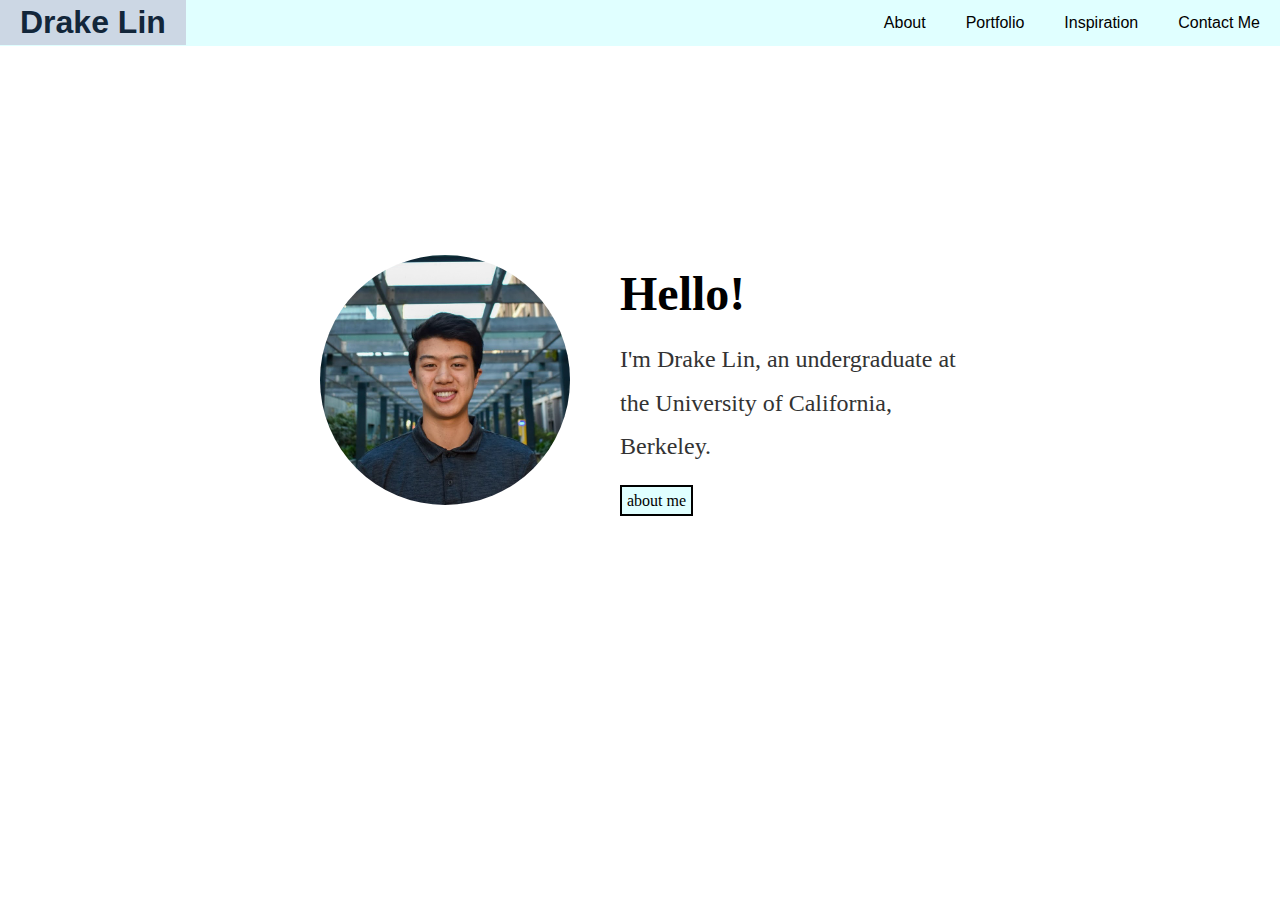
<file: index.html>
<!DOCTYPE html>
<html>
	<head>
		<title>Drake Lin</title>
		<link rel="stylesheet" href="./css/main.css" type="text/css"/>
		<link rel="stylesheet" href="./css/nav.css" type="text/css"/>
		<link rel="stylesheet" href="./css/home.css" type="text/css"/>
		<script src="https://ajax.googleapis.com/ajax/libs/jquery/3.5.1/jquery.min.js"></script>
		<script>
        $(function() {
            $("#Nav").load("navbar.html");
        });
    	</script>
	</head>

	<body>
		<div id="Nav"></div>
		<div class="main" id="front">
			<img id="profile" src="./files/profile.jpg" alt="profile">
			<div class="hi">
				<h1>Hello!</h1>
				<p id="intro">I'm Drake Lin, an undergraduate at the University of California, Berkeley.</p>
				<a type="button" href="about.html" id="more">about me</a>
			</div>
		</div>
	</body>
</html>
</file>
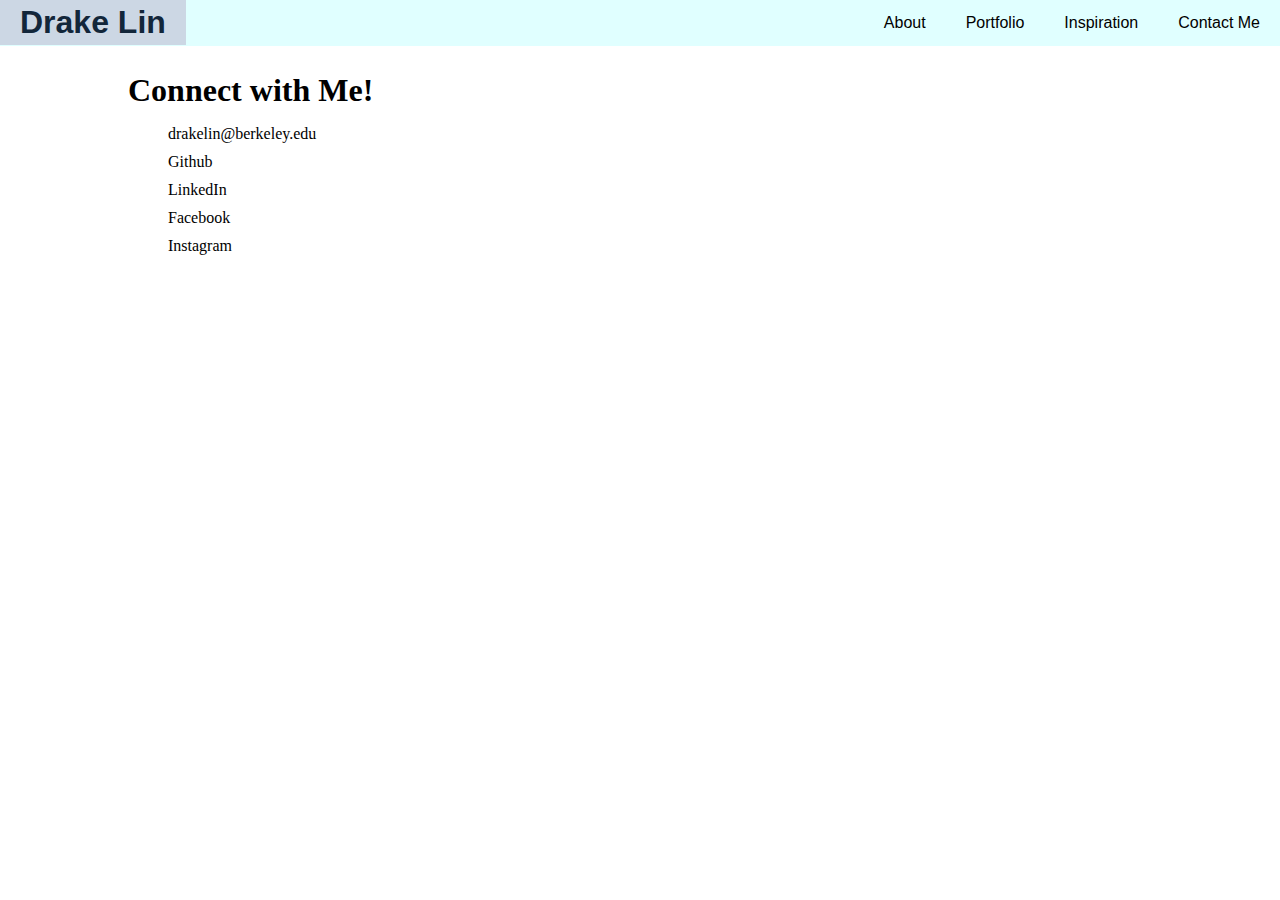
<file: contact.html>
<!DOCTYPE html>
<html>
	<head>
		<title>Drake Lin</title>
        <link rel="stylesheet" href="./css/main.css" type="text/css"/>
		<link rel="stylesheet" href="./css/nav.css" type="text/css"/>
		<script src="https://ajax.googleapis.com/ajax/libs/jquery/3.5.1/jquery.min.js"></script>
		<script>
        $(function() {
            $("#Nav").load("navbar.html");
        });
    	</script>
	</head>

	<body>
		<div id="Nav"></div>
		<div class="main">
            <h2>Connect with Me!</h2>
            <ul> 
                <li><a href="mailto:drakelin@berkeley.edu" target="_blank">drakelin@berkeley.edu</a></li>
                <li><a href="https://github.com/DrakeLin"target="_blank">Github</a></li>
                <li><a href= "https://www.linkedin.com/in/drake-lin-649481144"target="_blank">LinkedIn</a></li>
                <li><a href= "https://www.facebook.com/dragonforest29"target="_blank">Facebook</a></li>
                <li><a href= "https://www.instagram.com/dragonforest29/"target="_blank"> Instagram</a></li>
            </ul>
		</div>
	</body>
</html>
</file>
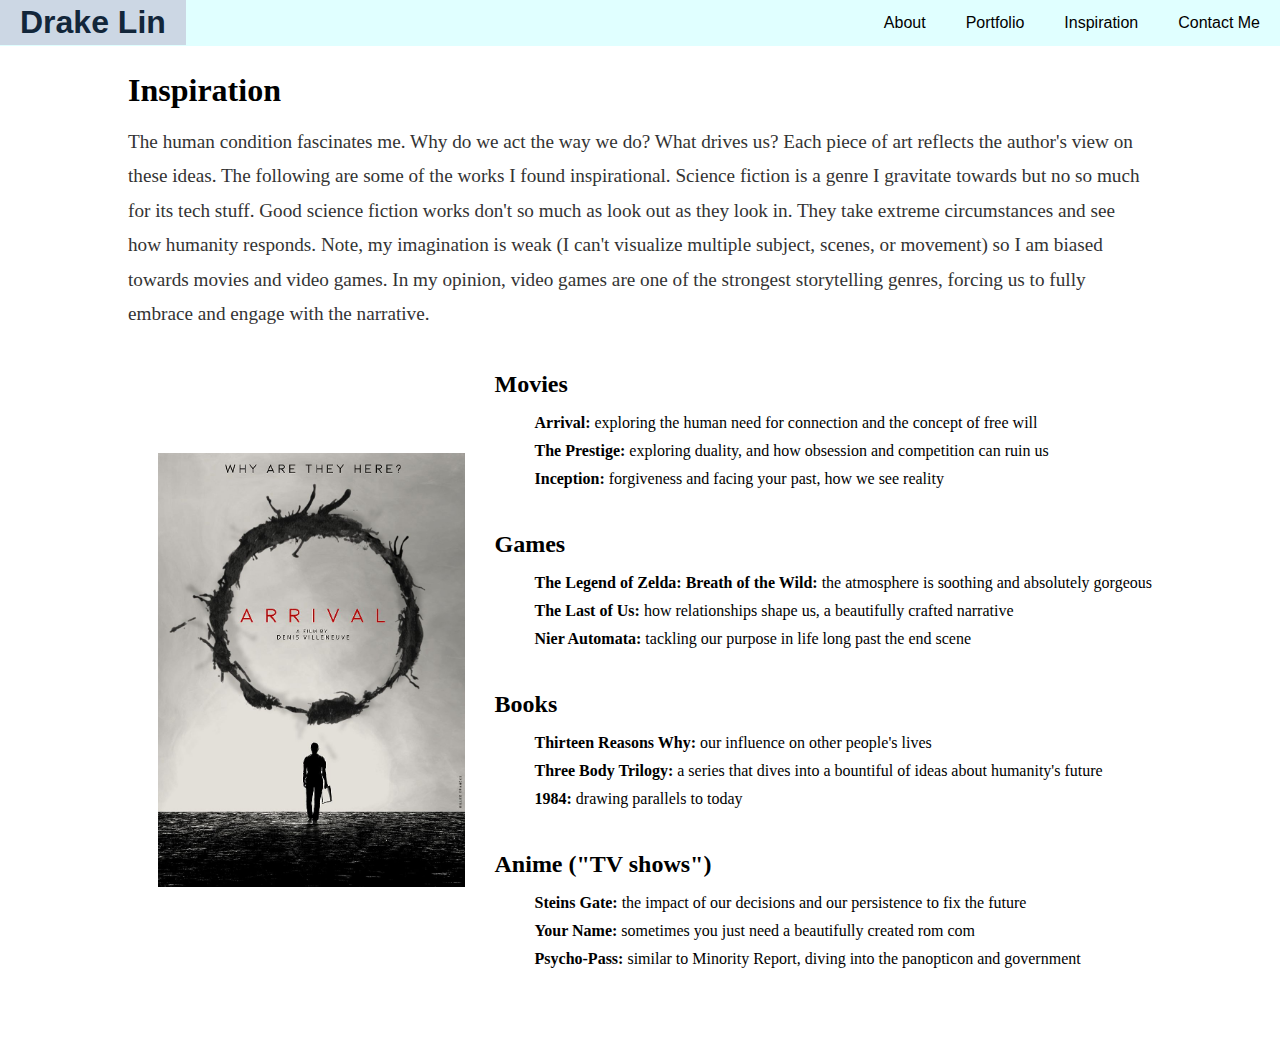
<file: inspiration.html>
<!DOCTYPE html>
<html>
	<head>
		<title>Drake Lin</title>
		<link rel="stylesheet" href="./css/main.css" type="text/css">
		<link rel="stylesheet" href="./css/nav.css" type="text/css"/>
		<script src="https://ajax.googleapis.com/ajax/libs/jquery/3.5.1/jquery.min.js"></script>
		<script>
        $(function() {
            $("#Nav").load("./navbar.html");
        });
		</script>
	</head>

	<body>
		<div id="Nav"></div>
		<div class="main">
			<h2>Inspiration</h2>
			<p>The human condition fascinates me. Why do we act the way we do? What drives us? Each piece of art reflects the author's view on these ideas. 
			The following are some of the works I found inspirational. Science fiction is a genre I gravitate towards but no so much for its tech stuff.
			Good science fiction works don't so much as look out as they look in. They take extreme circumstances and see how humanity responds.
			Note, my imagination is weak (I can't visualize multiple subject, scenes, or movement) so I am biased towards movies and video games. 
			In my opinion, video games are one of the strongest storytelling genres, forcing us to fully embrace and engage with the narrative. </p> 
			
			<div id="pics">
			<div class="slideshow">	
				<div class="slide">
					<img src="./files/arrival.jpg" alt="arrival">
				</div>
				<div class="slide">
					<img src="./files/prestige.jpg" alt="prestige">
				</div>
				<div class="slide">
					<img src="./files/inception.jpg" alt="inception">
				</div>
				<div class="slide">
					<img src="./files/botw.jpg" alt="botw">
				</div>
				<div class="slide">
					<img src="./files/last.jpg" alt="last of us">
				</div>
				<div class="slide">
					<img src="./files/nier.jpg" alt="nier">
				</div>
				<div class="slide">
					<img src="./files/13.jpg" alt="13">
				</div>
				<div class="slide">
					<img src="./files/3.jpg" alt="3">
				</div>
				<div class="slide">
					<img src="./files/1984.jpg" alt="1984">
				</div>
				<div class="slide">
					<img src="./files/steins.jpg" alt="steins">
				</div>
				<div class="slide">
					<img src="./files/name.jpg" alt="name">
				</div>
				<div class="slide">
					<img src="./files/psycho.jpg" alt="psycho">
				</div>
			</div>
			
			<section>
			<h3 id="first">Movies</h3>
			<ul>
				<li><b>Arrival:</b> exploring the human need for connection and the concept of free will</li>
				<li><b>The Prestige:</b> exploring duality, and how obsession and competition can ruin us </li>
				<li><b>Inception:</b> forgiveness and facing your past, how we see reality</li>
			</ul>
			<h3 id="first">Games</h3>
			<ul>
				<li><b>The Legend of Zelda: Breath of the Wild:</b> the atmosphere is soothing and absolutely gorgeous</li>
				<li><b>The Last of Us:</b> how relationships shape us, a beautifully crafted narrative</li>
				<li><b>Nier Automata:</b> tackling our purpose in life long past the end scene </li>
			</ul>
			<h3 id="first">Books</h3>
			<ul>
				<li><b>Thirteen Reasons Why:</b> our influence on other people's lives</li>
				<li><b>Three Body Trilogy:</b> a series that dives into a bountiful of ideas about humanity's future</li>
				<li><b>1984:</b> drawing parallels to today </li>
			</ul>
			<h3 id="first">Anime ("TV shows")</h3> 
			<ul>
				<li><b>Steins Gate:</b> the impact of our decisions and our persistence to fix the future</li>
				<li><b>Your Name:</b> sometimes you just need a beautifully created rom com</li>
				<li><b>Psycho-Pass:</b> similar to Minority Report, diving into the panopticon and government</li>
			</ul>
			</section>
			</div>
		</div>
		

		<script>
			var slideIndex = 0;
			showSlides();

			function showSlides() {
			var i;
			var slides = document.getElementsByClassName("slide");
			for (i = 0; i < slides.length; i++) {
				slides[i].style.display = "none";
			}
			slideIndex++;
			if (slideIndex > slides.length) {slideIndex = 1}
			slides[slideIndex-1].style.display = "block";
			setTimeout(showSlides, 1500); 
			}
		</script>
	</body>
</html>
</file>
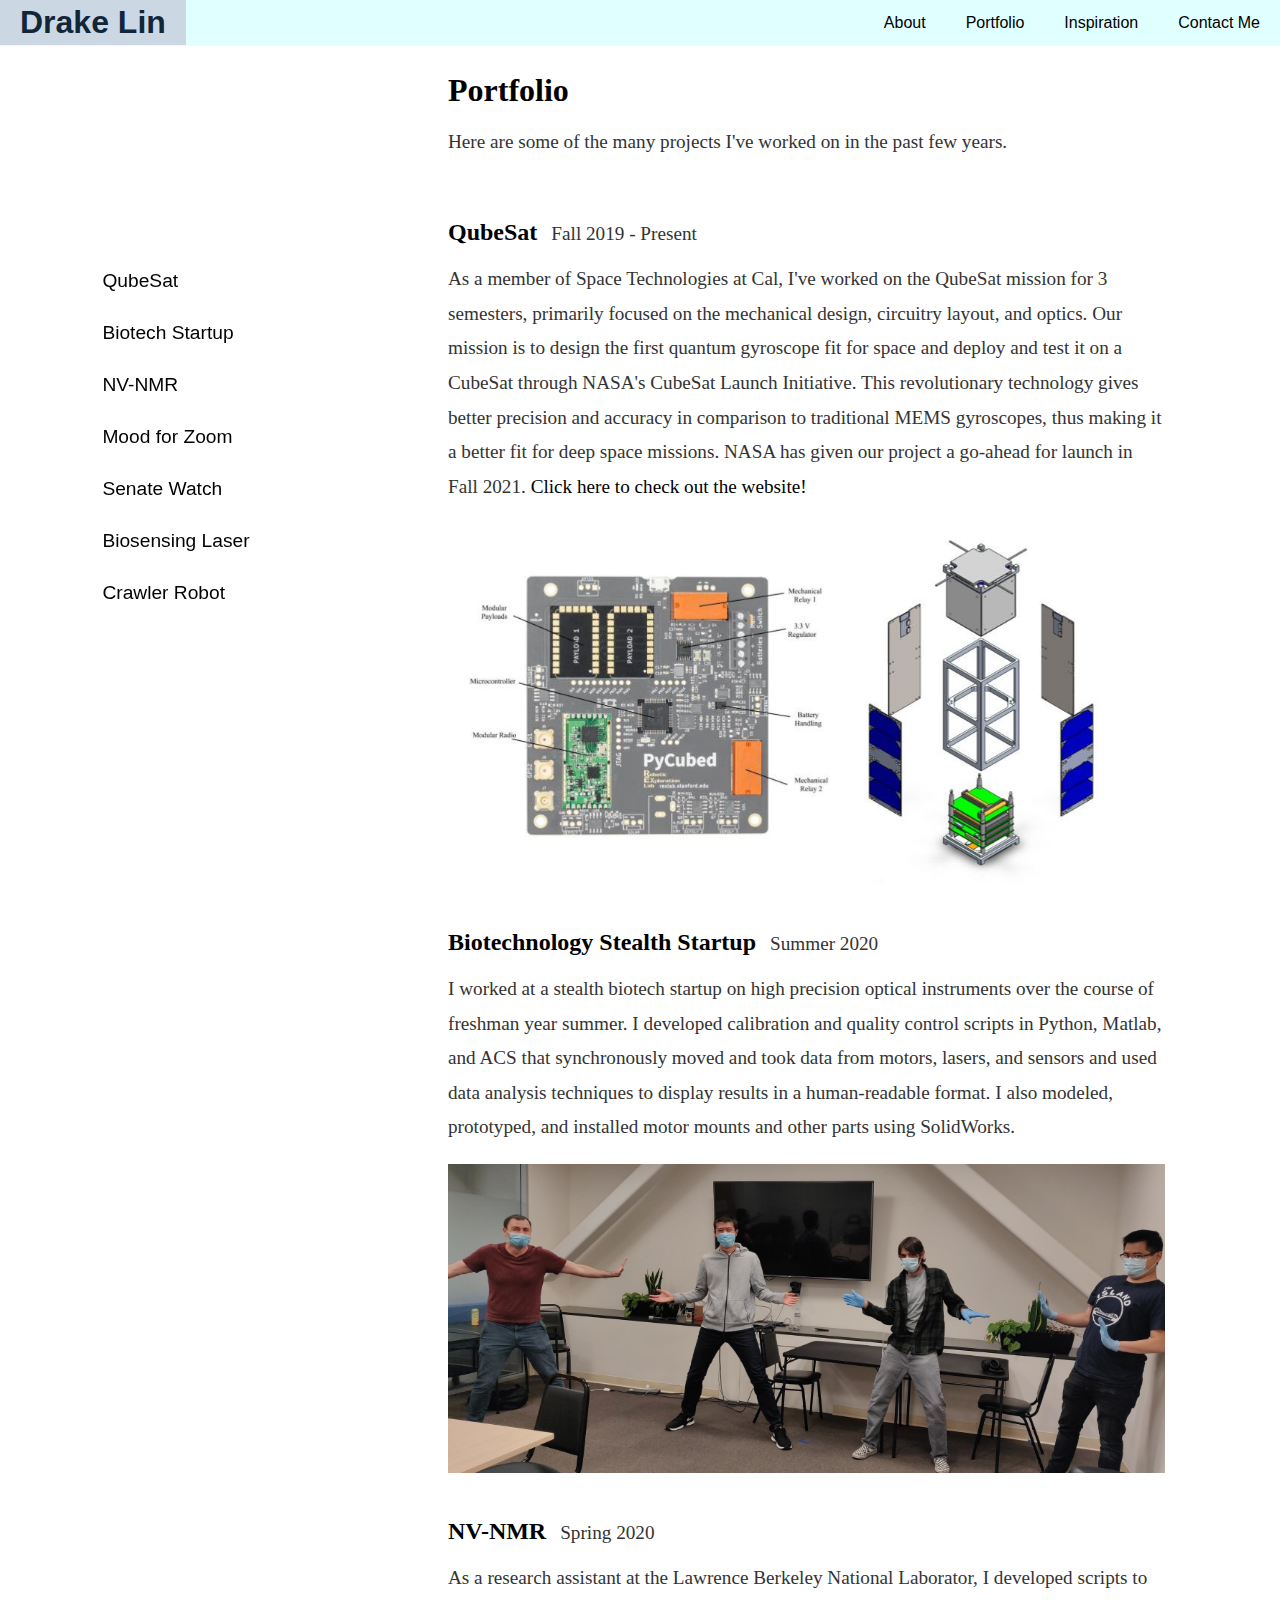
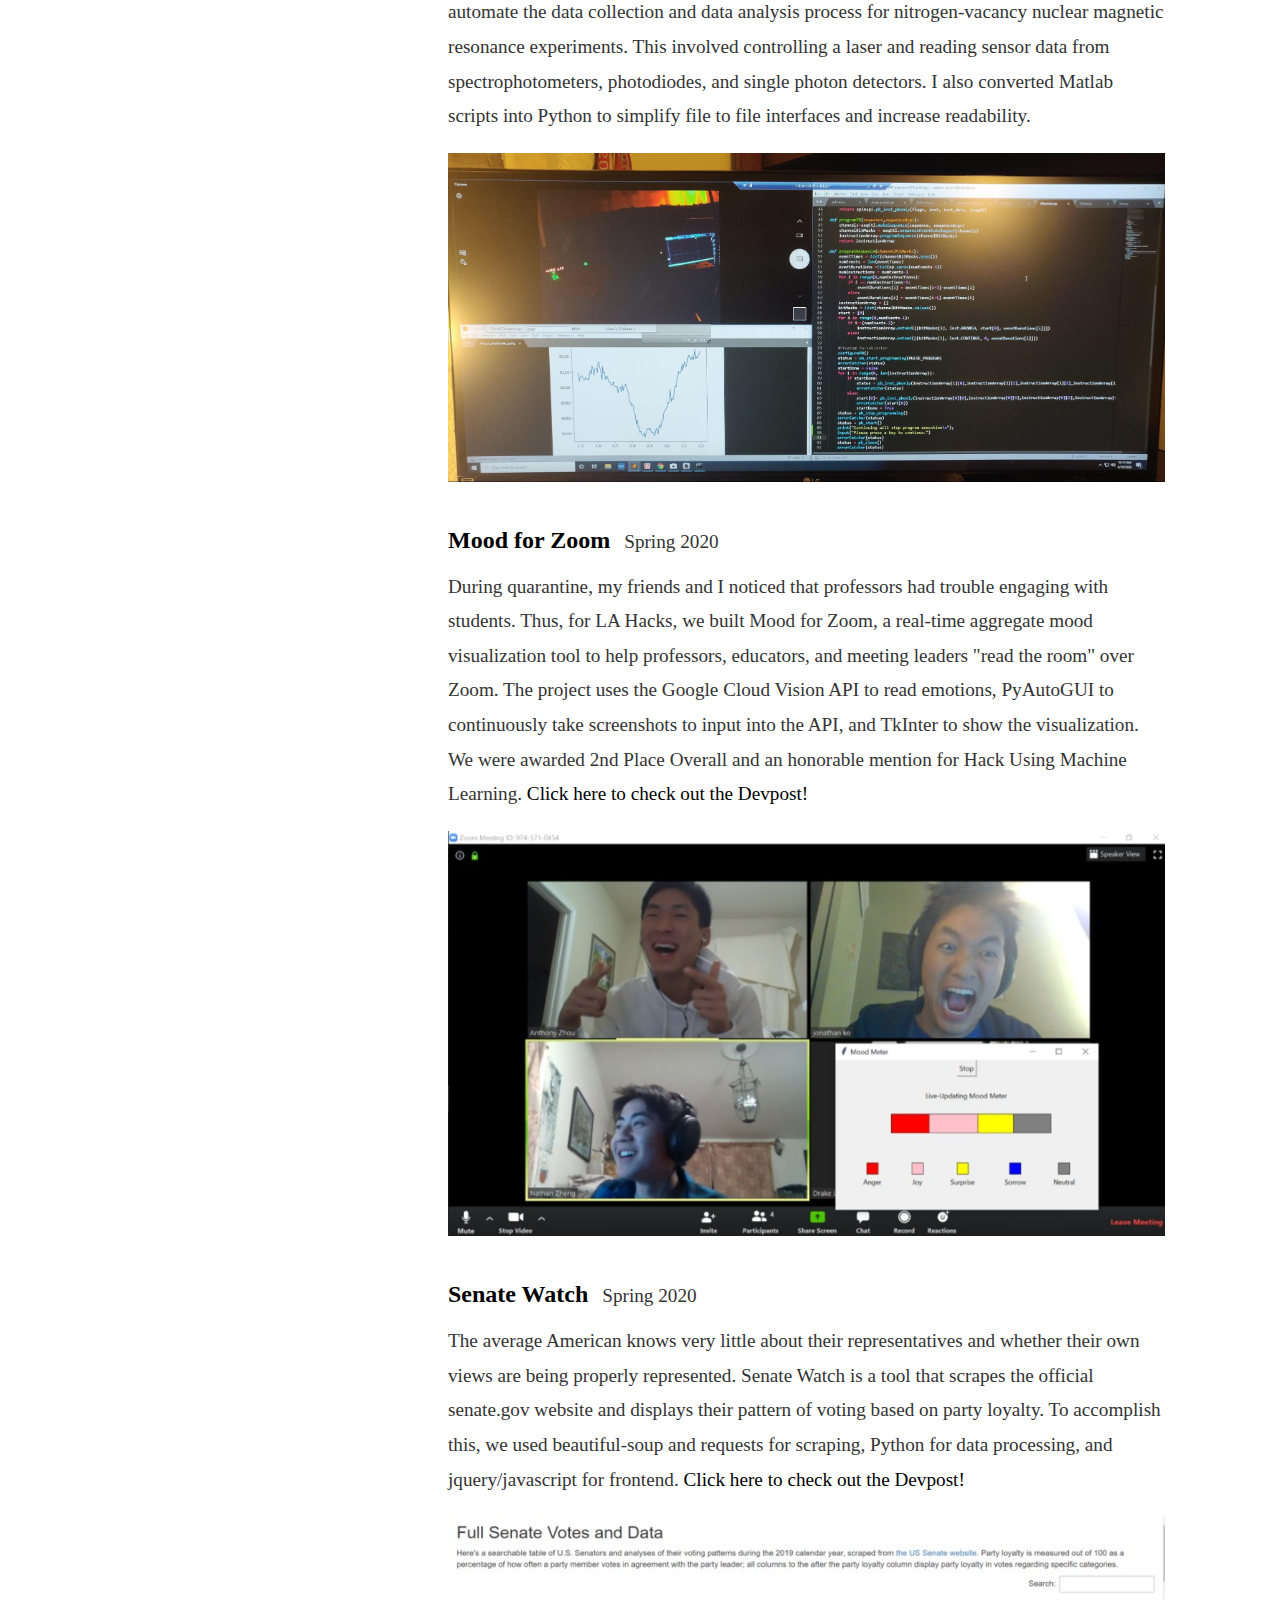
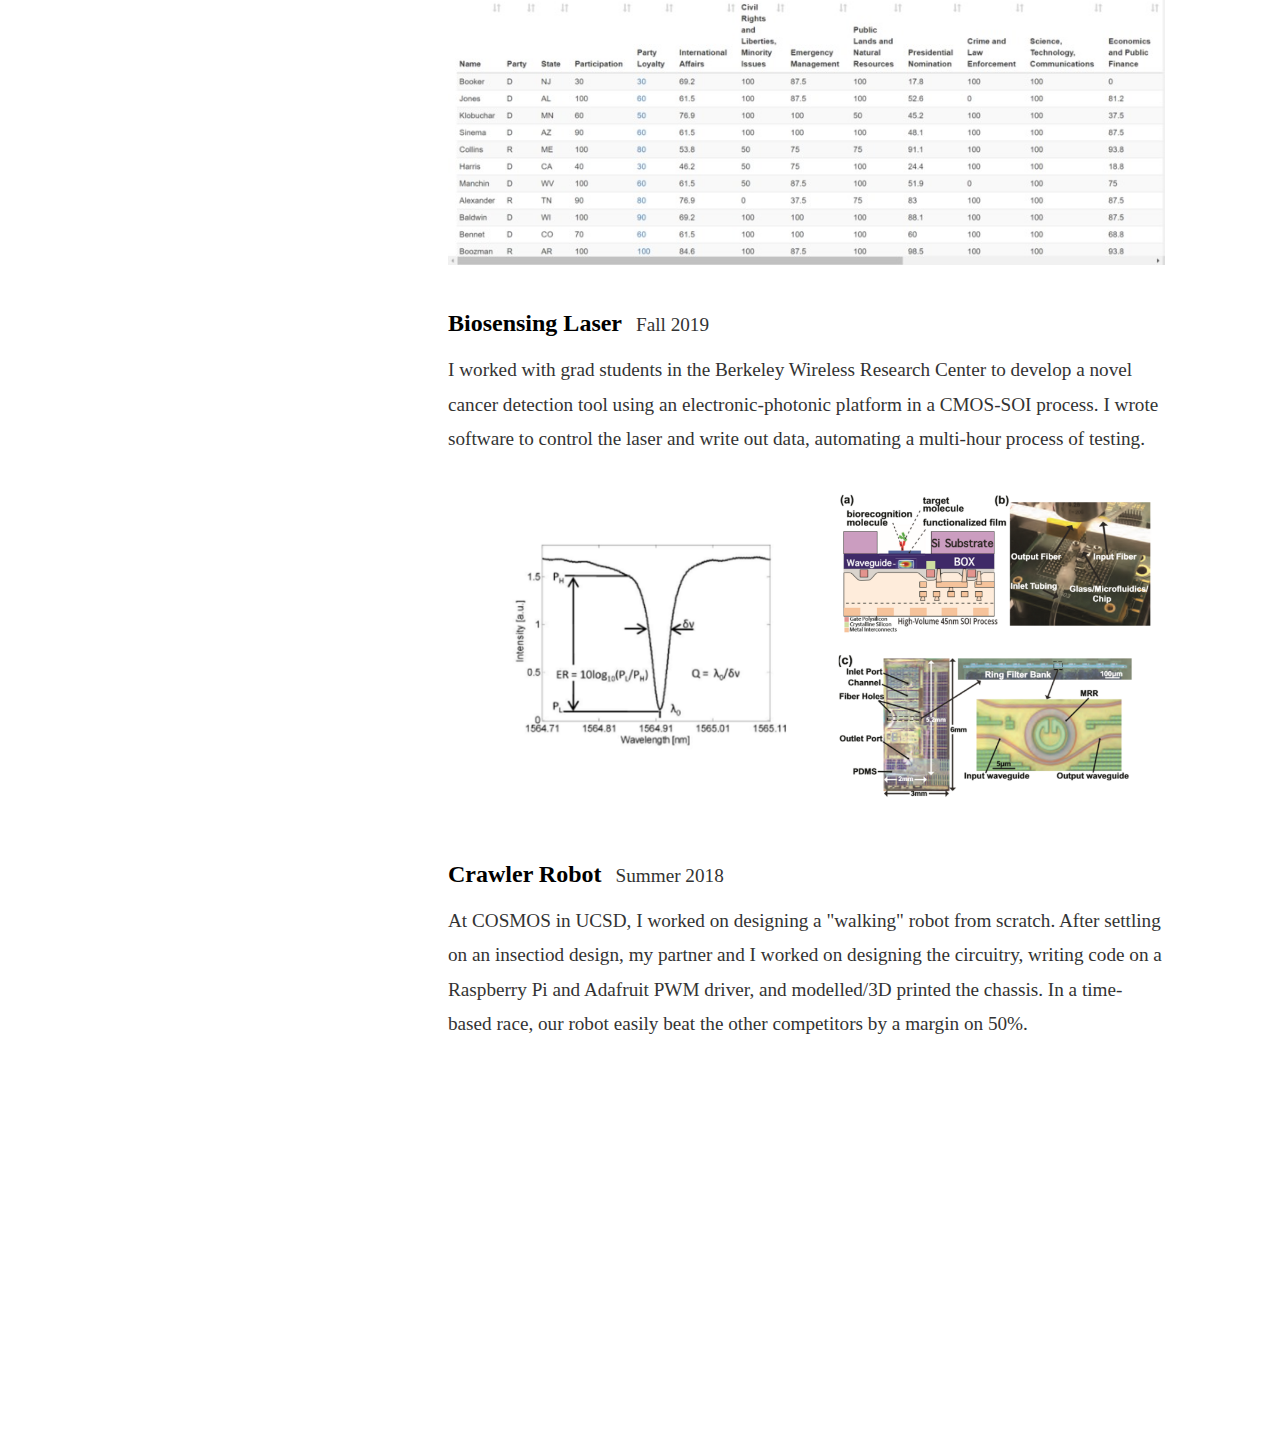
<file: portfolio.html>
<!DOCTYPE html>
<html>
	<head>
		<title>Drake Lin</title>
		<link rel="stylesheet" href="./css/main.css" type="text/css">
		<link rel="stylesheet" href="./css/nav.css" type="text/css" />
		<script src="https://ajax.googleapis.com/ajax/libs/jquery/3.5.1/jquery.min.js"></script>
		<script>
        $(function() {
            $("#Nav").load("./navbar.html");
        });
    	</script>
	</head>

	<body>
		<div class="right">
			<div id="Nav"></div>
		</div>
		<div class="sidenav">
			<a href="#qube">QubeSat</a>
			<a href="#biotech">Biotech Startup</a>
			<a href="#nv">NV-NMR</a>
			<a href="#mood">Mood for Zoom</a>
			<a href="#senate">Senate Watch</a>
			<a href="#biosense">Biosensing Laser</a>
			<a href="#crawler">Crawler Robot</a>
		</div>

		<div class="main" style="padding-left:35%;">
			<h2>Portfolio</h2>
			<p>Here are some of the many projects I've worked on in the past few years.</p>

			<div class="portfolio">
				
				<header>
					<h3 id="qube">QubeSat</h3>
					<span>Fall 2019 - Present</span>
				</header>
				<p>
					As a member of Space Technologies at Cal, I've worked on the QubeSat mission for 3 semesters, primarily focused on 
					the mechanical design, circuitry layout, and optics. Our mission is to design the first quantum gyroscope fit for space and deploy and test it
					on a CubeSat through NASA's CubeSat Launch Initiative. This revolutionary technology gives better precision and accuracy in comparison to 
					traditional MEMS gyroscopes, thus making it a better fit for deep space missions. NASA has given our project a go-ahead for launch in Fall 2021.
					<a href="https://stac.berkeley.edu/project/qubesat" target="_blank">Click here to check out the website!</a>
				</p>
				<img src="./files/qube.jpg">
				
				<header>
					<h3 id="biotech">Biotechnology Stealth Startup</h3>
					<span>Summer 2020</span>
				</header>
				<p>
					I worked at a stealth biotech startup on high precision optical instruments over the course of freshman year summer. 
					I developed calibration and quality control scripts in Python, Matlab, and ACS that synchronously moved and took data from motors, lasers, and sensors and
					used data analysis techniques to display results in a human-readable format. I also modeled, prototyped, and installed motor mounts
					and other parts using SolidWorks.
				</p>
				<img src="./files/biotech.jpg">				
				
				<header>
					<h3 id="nv">NV-NMR</h3>
					<span>Spring 2020</span>
				</header>
				<p>
					As a research assistant at the Lawrence Berkeley National Laborator, I developed scripts to automate the data collection and
					data analysis process for nitrogen-vacancy nuclear magnetic resonance experiments. This involved controlling a laser and reading
					sensor data from spectrophotometers, photodiodes, and single photon detectors. I also converted Matlab scripts into Python to simplify
					file to file interfaces and increase readability.
				</p>
				<img src="./files/nv.jpg">
				
				<header>
					<h3 id="mood">Mood for Zoom</h3>
					<span>Spring 2020</span>
				</header>
				<p>
					During quarantine, my friends and I noticed that professors had trouble engaging with students. Thus, for LA Hacks, we built Mood for Zoom, 
					a real-time aggregate mood visualization tool to help professors, educators, and meeting leaders "read the room" over
					Zoom. The project uses the Google Cloud Vision API to read emotions, PyAutoGUI to continuously take screenshots to input into the API, and TkInter to show the visualization.
					We were awarded 2nd Place Overall and an honorable mention for Hack Using Machine Learning.
					<a href="https://devpost.com/software/zoom-platinum" target="_blank">Click here to check out the Devpost!</a>
				</p>
				<img src="./files/zoom.jpg">
				
				<header>
					<h3 id="senate">Senate Watch</h3>
					<span>Spring 2020</span>
				</header>
				<p>
					The average American knows very little about their representatives and whether their own views are being properly represented. Senate Watch 
					is a tool that scrapes the official senate.gov website and displays their pattern of voting based on party loyalty. To accomplish this, we used
					beautiful-soup and requests for scraping, Python for data processing, and jquery/javascript for frontend.
					<a href="https://devpost.com/software/senatewatch" target="_blank">Click here to check out the Devpost!</a>
				</p>
				<img src="./files/senate.jpg">
				
				<header>
					<h3 id="biosense">Biosensing Laser</h3>
					<span>Fall 2019</span>
				</header>
				<p>
					I worked with grad students in the Berkeley Wireless Research Center to develop a novel cancer detection tool using an electronic-photonic platform 
					in a CMOS-SOI process. I wrote software to control the laser and write out data, automating a multi-hour process of testing.
				</p>
				<img src="./files/biosensing.png">

				<header>
					<h3 id="crawler">Crawler Robot</h3>
					<span>Summer 2018</span>
				</header>
				<p>
					At COSMOS in UCSD, I worked on designing a "walking" robot from scratch. After settling on an insectiod design, my partner and I worked on designing the circuitry,
					writing code on a Raspberry Pi and Adafruit PWM driver, and modelled/3D printed the chassis. In a time-based race, our robot easily beat the other competitors by a margin on 50%.
				</p>
				<iframe width="592px" height="333px" src="https://www.youtube.com/embed/7H9XwOS4yLI" frameborder="0" allow="accelerometer; autoplay; encrypted-media; gyroscope; picture-in-picture" allowfullscreen></iframe>
			</div>
		</div>
	</body>
</html>
</file>
<file: css/main.css>
body {
    margin: 0px auto;
    width: 100%;
    font-family: 'Tahoma, Lora';
}
h1 {
    font-size: 3em;
    line-height: .5em;
}
h2 {
    font-size: 2em;
    line-height: .5em;
    padding-top: 1em;
}
h3 {
    font-size: 1.5em;
    line-height: .5em;
    padding-top: 1em;
}
p, span {
    margin-top: 0;
    font-size: 1.2em;
    line-height: 1.8em;
    color: #333;
}
.main {
    width: 80%;
    margin: 50px auto;
}
li {
    list-style: none;
    padding-bottom: 10px;
}
li a:link, li a:hover, li a:active, li a:visited, p a:link, p a:hover, p a:active, p a:visited {
    color: black;
    text-decoration: none;
}
li a:hover, p a:hover  {
    background-color: lightcyan;
}
#resume {
    float: right;
    width: 50%;
    position: relative;
    padding-bottom: 50%;
}
#resume iframe {
    border: none;
    position: absolute;
    width: 80%;
    height: 80%;
}
header > h3 {
    display: inline-block;
}
header span {
    margin-left: 10px;
}
.slideshow {
    position: relative;
    margin: auto;
    float: right;
    width: 30%;
}
.slide > img {
    width: 100%;
}
.portfolio > img, .portfolio > p {
    width: 70%;
}
#first {
    margin-top: 0.1em;
}
#pics {
    display: flex;
    align-items: center;
}
</file>
<file: css/nav.css>
.navbar {
    overflow: hidden;
    background-color: lightcyan;
    position: fixed; 
    top: 0;
    width: 100%; 
    font-family: 'Helvetica', 'Lora';
    left:0;
    font-size: 1em;
    z-index:9999;
}
#right {
    padding-right: 0px;
}
.navbar a {
    float: right;
    color: black;
    text-align: center;
    padding: 14px 20px;
    text-decoration: none;
}
.navbar a:hover{
    background: #CCD7E4;
}
#home {
    color: #12263A;
    float: left;
    padding: 4px 20px;
    font-weight: bold;
    font-size: 2em;
}
.sidenav {
    width: 15%;
    position: fixed;
    z-index: 1;
    top: 30%;
    left: 8%;
    overflow-x: hidden;
}
.sidenav a {
    padding-bottom: 30px;
    text-decoration: none;
    font-size: 1.2em;
    color: black;
    display: block;
    font-family: 'Helvetica', 'Lora';
}
.sidenav a:hover {
    color: gray;
}
</file>
<file: css/home.css>
#front {
    margin-top: 250px;
    width: 50%;
    display: flex;
    align-items: center;
}
#profile {
    border-radius: 50%;
    width: 250px;
}
.hi {
    padding-left: 50px;
}
#intro{
    font-size: 1.5em;
}
#more {
    color: black;
    background-color: lightcyan;
    border-width: 2px;
    border-color: black;
    padding: 5px;
    border-style: solid;
    text-decoration: none;
}
</file>
